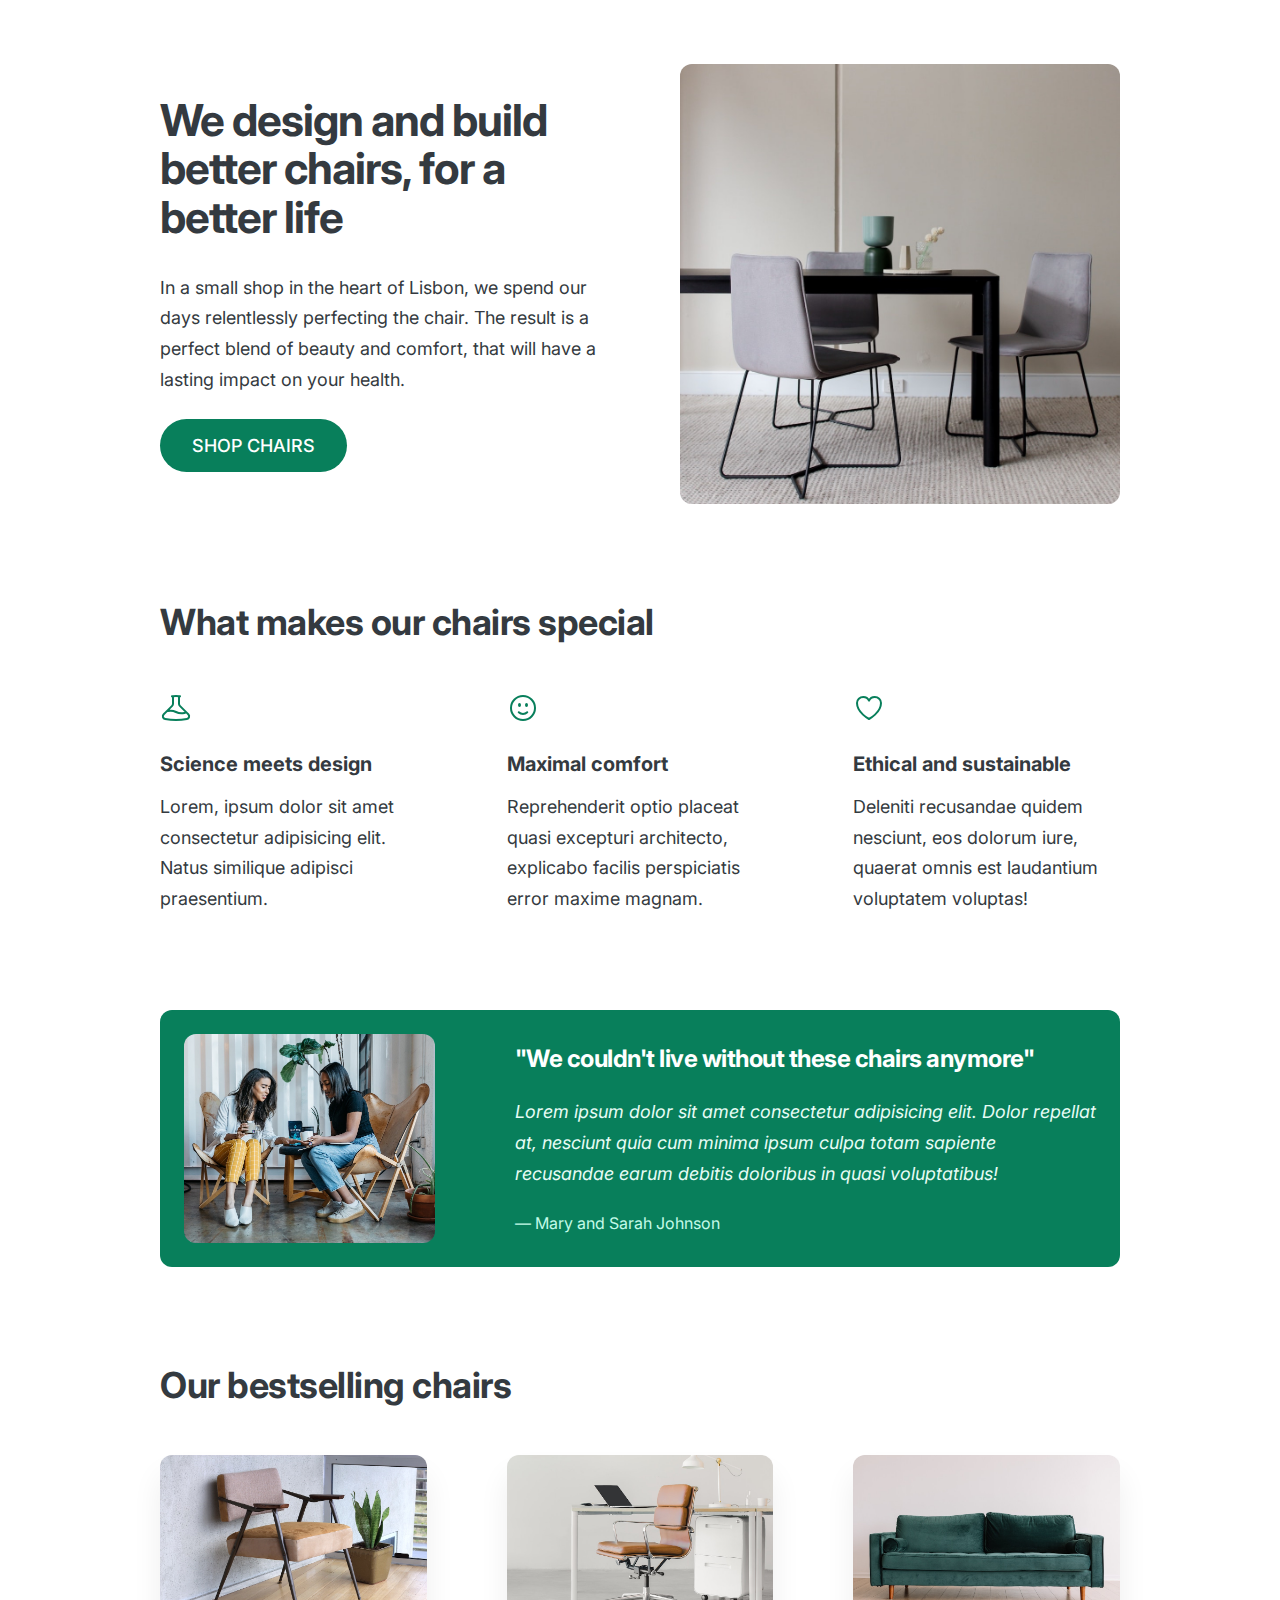
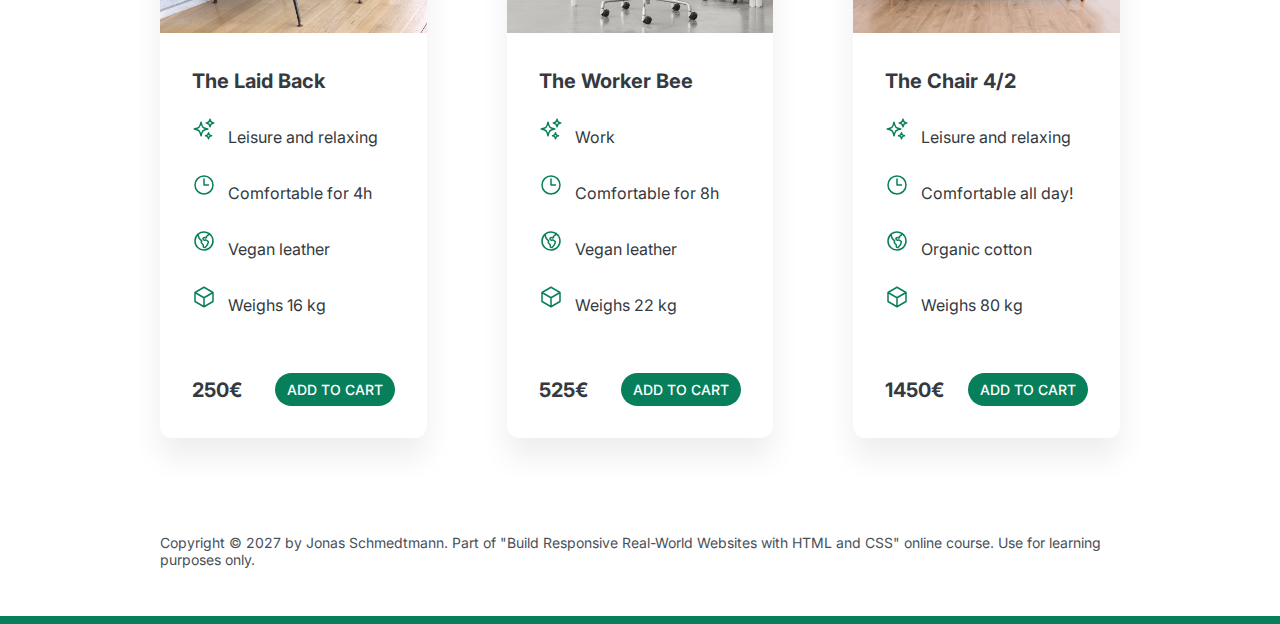
<file: index.html>
<!DOCTYPE html>
<html lang="en">
  <head>
    <meta charset="UTF-8" />
    <meta http-equiv="X-UA-Compatible" content="IE=edge" />
    <meta name="viewport" content="width=device-width, initial-scale=1.0" />

    <link rel="preconnect" href="https://fonts.googleapis.com" />
    <link rel="preconnect" href="https://fonts.gstatic.com" crossorigin />
    <link
      href="https://fonts.googleapis.com/css2?family=Inter:wght@400;500;600;700&family=Raleway:wght@700&family=Roboto:wght@400;500;700;900&display=swap"
      rel="stylesheet"
    />

    <link rel="stylesheet" href="style.css" />
    <title>Lisbon Chair Shop</title>
  </head>
  <body>
    <div class="container">
      <header>
        <div class="header-text-box">
          <h1>We design and build better chairs, for a better life</h1>
          <p class="header-text">
            In a small shop in the heart of Lisbon, we spend our days
            relentlessly perfecting the chair. The result is a perfect blend of
            beauty and comfort, that will have a lasting impact on your health.
          </p>
          <a class="btn btn--big" href="#">Shop chairs</a>
        </div>
        <img src="hero.jpg" alt="Photo" />
      </header>

      <section>
        <h2>What makes our chairs special</h2>
        <div class="grid-3-cols">
          <div>
            <svg
              xmlns="http://www.w3.org/2000/svg"
              fill="none"
              viewBox="0 0 24 24"
              stroke-width="1.5"
              stroke="currentColor"
              class="features-icon"
            >
              <path
                stroke-linecap="round"
                stroke-linejoin="round"
                d="M9.75 3.104v5.714a2.25 2.25 0 0 1-.659 1.591L5 14.5M9.75 3.104c-.251.023-.501.05-.75.082m.75-.082a24.301 24.301 0 0 1 4.5 0m0 0v5.714c0 .597.237 1.17.659 1.591L19.8 15.3M14.25 3.104c.251.023.501.05.75.082M19.8 15.3l-1.57.393A9.065 9.065 0 0 1 12 15a9.065 9.065 0 0 0-6.23-.693L5 14.5m14.8.8 1.402 1.402c1.232 1.232.65 3.318-1.067 3.611A48.309 48.309 0 0 1 12 21c-2.773 0-5.491-.235-8.135-.687-1.718-.293-2.3-2.379-1.067-3.61L5 14.5"
              />
            </svg>

            <p class="features-title"><strong>Science meets design</strong></p>
            <p class="features-text">
              Lorem, ipsum dolor sit amet consectetur adipisicing elit. Natus
              similique adipisci praesentium.
            </p>
          </div>

          <div>
            <svg
              xmlns="http://www.w3.org/2000/svg"
              fill="none"
              viewBox="0 0 24 24"
              stroke-width="1.5"
              stroke="currentColor"
              class="features-icon"
            >
              <path
                stroke-linecap="round"
                stroke-linejoin="round"
                d="M15.182 15.182a4.5 4.5 0 0 1-6.364 0M21 12a9 9 0 1 1-18 0 9 9 0 0 1 18 0ZM9.75 9.75c0 .414-.168.75-.375.75S9 10.164 9 9.75 9.168 9 9.375 9s.375.336.375.75Zm-.375 0h.008v.015h-.008V9.75Zm5.625 0c0 .414-.168.75-.375.75s-.375-.336-.375-.75.168-.75.375-.75.375.336.375.75Zm-.375 0h.008v.015h-.008V9.75Z"
              />
            </svg>

            <p class="features-title">
              <strong>Maximal comfort</strong>
            </p>
            <p class="features-text">
              Reprehenderit optio placeat quasi excepturi architecto, explicabo
              facilis perspiciatis error maxime magnam.
            </p>
          </div>

          <div>
            <svg
              xmlns="http://www.w3.org/2000/svg"
              fill="none"
              viewBox="0 0 24 24"
              stroke-width="1.5"
              stroke="currentColor"
              class="features-icon"
            >
              <path
                stroke-linecap="round"
                stroke-linejoin="round"
                d="M21 8.25c0-2.485-2.099-4.5-4.688-4.5-1.935 0-3.597 1.126-4.312 2.733-.715-1.607-2.377-2.733-4.313-2.733C5.1 3.75 3 5.765 3 8.25c0 7.22 9 12 9 12s9-4.78 9-12Z"
              />
            </svg>

            <p class="features-title">
              <strong>Ethical and sustainable</strong>
            </p>
            <p class="features-text">
              Deleniti recusandae quidem nesciunt, eos dolorum iure, quaerat
              omnis est laudantium voluptatem voluptas!
            </p>
          </div>
        </div>
      </section>

      <section class="testimonial-section">
        <div class="grid-3-cols">
          <img src="customers.jpg" alt="People sitting on chairs" />
          <div class="testimonial-box">
            <h2>"We couldn't live without these chairs anymore"</h2>
            <blockquote class="testimonial-text">
              Lorem ipsum dolor sit amet consectetur adipisicing elit. Dolor
              repellat at, nesciunt quia cum minima ipsum culpa totam sapiente
              recusandae earum debitis doloribus in quasi voluptatibus!
            </blockquote>
            <p class="testimonial-author">&mdash; Mary and Sarah Johnson</p>
          </div>
        </div>
      </section>

      <section>
        <h2>Our bestselling chairs</h2>
        <div class="grid-3-cols">
          <figure class="chair">
            <img src="chair-1.jpg" alt="Chair" />
            <div class="chair-box">
              <h3>The Laid Back</h3>
              <ul class="chair-details">
                <li>
                  <svg
                    xmlns="http://www.w3.org/2000/svg"
                    fill="none"
                    viewBox="0 0 24 24"
                    stroke-width="1.5"
                    stroke="currentColor"
                    class="chair-icon"
                  >
                    <path
                      stroke-linecap="round"
                      stroke-linejoin="round"
                      d="M9.813 15.904 9 18.75l-.813-2.846a4.5 4.5 0 0 0-3.09-3.09L2.25 12l2.846-.813a4.5 4.5 0 0 0 3.09-3.09L9 5.25l.813 2.846a4.5 4.5 0 0 0 3.09 3.09L15.75 12l-2.846.813a4.5 4.5 0 0 0-3.09 3.09ZM18.259 8.715 18 9.75l-.259-1.035a3.375 3.375 0 0 0-2.455-2.456L14.25 6l1.036-.259a3.375 3.375 0 0 0 2.455-2.456L18 2.25l.259 1.035a3.375 3.375 0 0 0 2.456 2.456L21.75 6l-1.035.259a3.375 3.375 0 0 0-2.456 2.456ZM16.894 20.567 16.5 21.75l-.394-1.183a2.25 2.25 0 0 0-1.423-1.423L13.5 18.75l1.183-.394a2.25 2.25 0 0 0 1.423-1.423l.394-1.183.394 1.183a2.25 2.25 0 0 0 1.423 1.423l1.183.394-1.183.394a2.25 2.25 0 0 0-1.423 1.423Z"
                    />
                  </svg>

                  <!-- Span is a generic INLINE text element, it doesn't have any meaning. It's like a div element, but inline -->
                 
                  </svg>
                  <span>Leisure and relaxing</span>
                </li>
                <li> <svg
                    xmlns="http://www.w3.org/2000/svg"
                    fill="none"
                    viewBox="0 0 24 24"
                    stroke-width="1.5"
                    stroke="currentColor"
                    class="chair-icon"
                  >
                    <path
                      stroke-linecap="round"
                      stroke-linejoin="round"
                      d="M12 6v6h4.5m4.5 0a9 9 0 1 1-18 0 9 9 0 0 1 18 0Z"
                    /></svg>
                  <span>Comfortable for 4h</span>
                </li>
                <li>
                  <svg
                    xmlns="http://www.w3.org/2000/svg"
                    fill="none"
                    viewBox="0 0 24 24"
                    stroke-width="1.5"
                    stroke="currentColor"
                    class="chair-icon"
                  >
                    <path
                      stroke-linecap="round"
                      stroke-linejoin="round"
                      d="m6.115 5.19.319 1.913A6 6 0 0 0 8.11 10.36L9.75 12l-.387.775c-.217.433-.132.956.21 1.298l1.348 1.348c.21.21.329.497.329.795v1.089c0 .426.24.815.622 1.006l.153.076c.433.217.956.132 1.298-.21l.723-.723a8.7 8.7 0 0 0 2.288-4.042 1.087 1.087 0 0 0-.358-1.099l-1.33-1.108c-.251-.21-.582-.299-.905-.245l-1.17.195a1.125 1.125 0 0 1-.98-.314l-.295-.295a1.125 1.125 0 0 1 0-1.591l.13-.132a1.125 1.125 0 0 1 1.3-.21l.603.302a.809.809 0 0 0 1.086-1.086L14.25 7.5l1.256-.837a4.5 4.5 0 0 0 1.528-1.732l.146-.292M6.115 5.19A9 9 0 1 0 17.18 4.64M6.115 5.19A8.965 8.965 0 0 1 12 3c1.929 0 3.716.607 5.18 1.64"
                    />
                  </svg>
                  <span>Vegan leather</span>
                </li>
                <li>
                  <svg
                    xmlns="http://www.w3.org/2000/svg"
                    fill="none"
                    viewBox="0 0 24 24"
                    stroke-width="1.5"
                    stroke="currentColor"
                    class="chair-icon"
                  >
                    <path
                      stroke-linecap="round"
                      stroke-linejoin="round"
                      d="m21 7.5-9-5.25L3 7.5m18 0-9 5.25m9-5.25v9l-9 5.25M3 7.5l9 5.25M3 7.5v9l9 5.25m0-9v9"
                    />
                  </svg>

                  <span>Weighs 16 kg</span>
                </li>
              </ul>
              <div class="chair-price">
                <strong>250€</strong>
                <a href="#" class="btn btn--small">Add to cart</a>
              </div>
            </div>
          </figure>

          <figure class="chair">
            <img src="chair-2.jpg" alt="Chair" />
            <div class="chair-box">
              <h3>The Worker Bee</h3>
              <ul class="chair-details">
                <li><svg
                    xmlns="http://www.w3.org/2000/svg"
                    fill="none"
                    viewBox="0 0 24 24"
                    stroke-width="1.5"
                    stroke="currentColor"
                    class="chair-icon"
                  >
                    <path
                      stroke-linecap="round"
                      stroke-linejoin="round"
                      d="M9.813 15.904 9 18.75l-.813-2.846a4.5 4.5 0 0 0-3.09-3.09L2.25 12l2.846-.813a4.5 4.5 0 0 0 3.09-3.09L9 5.25l.813 2.846a4.5 4.5 0 0 0 3.09 3.09L15.75 12l-2.846.813a4.5 4.5 0 0 0-3.09 3.09ZM18.259 8.715 18 9.75l-.259-1.035a3.375 3.375 0 0 0-2.455-2.456L14.25 6l1.036-.259a3.375 3.375 0 0 0 2.455-2.456L18 2.25l.259 1.035a3.375 3.375 0 0 0 2.456 2.456L21.75 6l-1.035.259a3.375 3.375 0 0 0-2.456 2.456ZM16.894 20.567 16.5 21.75l-.394-1.183a2.25 2.25 0 0 0-1.423-1.423L13.5 18.75l1.183-.394a2.25 2.25 0 0 0 1.423-1.423l.394-1.183.394 1.183a2.25 2.25 0 0 0 1.423 1.423l1.183.394-1.183.394a2.25 2.25 0 0 0-1.423 1.423Z"
                    />
                  </svg>
                  <span>Work</span>
                </li>
                <li><svg
                    xmlns="http://www.w3.org/2000/svg"
                    fill="none"
                    viewBox="0 0 24 24"
                    stroke-width="1.5"
                    stroke="currentColor"
                    class="chair-icon"
                  >
                    <path
                      stroke-linecap="round"
                      stroke-linejoin="round"
                      d="M12 6v6h4.5m4.5 0a9 9 0 1 1-18 0 9 9 0 0 1 18 0Z"
                    /></svg>
                  <span>Comfortable for 8h</span>
                </li>
                <li><svg
                    xmlns="http://www.w3.org/2000/svg"
                    fill="none"
                    viewBox="0 0 24 24"
                    stroke-width="1.5"
                    stroke="currentColor"
                    class="chair-icon"
                  >
                    <path
                      stroke-linecap="round"
                      stroke-linejoin="round"
                      d="m6.115 5.19.319 1.913A6 6 0 0 0 8.11 10.36L9.75 12l-.387.775c-.217.433-.132.956.21 1.298l1.348 1.348c.21.21.329.497.329.795v1.089c0 .426.24.815.622 1.006l.153.076c.433.217.956.132 1.298-.21l.723-.723a8.7 8.7 0 0 0 2.288-4.042 1.087 1.087 0 0 0-.358-1.099l-1.33-1.108c-.251-.21-.582-.299-.905-.245l-1.17.195a1.125 1.125 0 0 1-.98-.314l-.295-.295a1.125 1.125 0 0 1 0-1.591l.13-.132a1.125 1.125 0 0 1 1.3-.21l.603.302a.809.809 0 0 0 1.086-1.086L14.25 7.5l1.256-.837a4.5 4.5 0 0 0 1.528-1.732l.146-.292M6.115 5.19A9 9 0 1 0 17.18 4.64M6.115 5.19A8.965 8.965 0 0 1 12 3c1.929 0 3.716.607 5.18 1.64"
                    />
                  </svg>
                  <span>Vegan leather</span>
                </li>
                <li><svg
                    xmlns="http://www.w3.org/2000/svg"
                    fill="none"
                    viewBox="0 0 24 24"
                    stroke-width="1.5"
                    stroke="currentColor"
                    class="chair-icon"
                  >
                    <path
                      stroke-linecap="round"
                      stroke-linejoin="round"
                      d="m21 7.5-9-5.25L3 7.5m18 0-9 5.25m9-5.25v9l-9 5.25M3 7.5l9 5.25M3 7.5v9l9 5.25m0-9v9"
                    />
                  </svg>
                  <span>Weighs 22 kg</span>
                </li>
              </ul>
              <div class="chair-price">
                <strong>525€</strong>
                <a href="#" class="btn btn--small">Add to cart</a>
              </div>
            </div>
          </figure>

          <figure class="chair">
            <img src="chair-3.jpg" alt="Chair" />
            <div class="chair-box">
              <h3>The Chair 4/2</h3>
              <ul class="chair-details">
                <li><svg
                    xmlns="http://www.w3.org/2000/svg"
                    fill="none"
                    viewBox="0 0 24 24"
                    stroke-width="1.5"
                    stroke="currentColor"
                    class="chair-icon"
                  >
                    <path
                      stroke-linecap="round"
                      stroke-linejoin="round"
                      d="M9.813 15.904 9 18.75l-.813-2.846a4.5 4.5 0 0 0-3.09-3.09L2.25 12l2.846-.813a4.5 4.5 0 0 0 3.09-3.09L9 5.25l.813 2.846a4.5 4.5 0 0 0 3.09 3.09L15.75 12l-2.846.813a4.5 4.5 0 0 0-3.09 3.09ZM18.259 8.715 18 9.75l-.259-1.035a3.375 3.375 0 0 0-2.455-2.456L14.25 6l1.036-.259a3.375 3.375 0 0 0 2.455-2.456L18 2.25l.259 1.035a3.375 3.375 0 0 0 2.456 2.456L21.75 6l-1.035.259a3.375 3.375 0 0 0-2.456 2.456ZM16.894 20.567 16.5 21.75l-.394-1.183a2.25 2.25 0 0 0-1.423-1.423L13.5 18.75l1.183-.394a2.25 2.25 0 0 0 1.423-1.423l.394-1.183.394 1.183a2.25 2.25 0 0 0 1.423 1.423l1.183.394-1.183.394a2.25 2.25 0 0 0-1.423 1.423Z"
                    />
                  </svg>
                  <span>Leisure and relaxing</span>
                </li>
                <li><svg
                    xmlns="http://www.w3.org/2000/svg"
                    fill="none"
                    viewBox="0 0 24 24"
                    stroke-width="1.5"
                    stroke="currentColor"
                    class="chair-icon"
                  >
                    <path
                      stroke-linecap="round"
                      stroke-linejoin="round"
                      d="M12 6v6h4.5m4.5 0a9 9 0 1 1-18 0 9 9 0 0 1 18 0Z"
                    /></svg>
                  <span>Comfortable all day!</span>
                </li>
                <li><svg
                    xmlns="http://www.w3.org/2000/svg"
                    fill="none"
                    viewBox="0 0 24 24"
                    stroke-width="1.5"
                    stroke="currentColor"
                    class="chair-icon"
                  >
                    <path
                      stroke-linecap="round"
                      stroke-linejoin="round"
                      d="m6.115 5.19.319 1.913A6 6 0 0 0 8.11 10.36L9.75 12l-.387.775c-.217.433-.132.956.21 1.298l1.348 1.348c.21.21.329.497.329.795v1.089c0 .426.24.815.622 1.006l.153.076c.433.217.956.132 1.298-.21l.723-.723a8.7 8.7 0 0 0 2.288-4.042 1.087 1.087 0 0 0-.358-1.099l-1.33-1.108c-.251-.21-.582-.299-.905-.245l-1.17.195a1.125 1.125 0 0 1-.98-.314l-.295-.295a1.125 1.125 0 0 1 0-1.591l.13-.132a1.125 1.125 0 0 1 1.3-.21l.603.302a.809.809 0 0 0 1.086-1.086L14.25 7.5l1.256-.837a4.5 4.5 0 0 0 1.528-1.732l.146-.292M6.115 5.19A9 9 0 1 0 17.18 4.64M6.115 5.19A8.965 8.965 0 0 1 12 3c1.929 0 3.716.607 5.18 1.64"
                    />
                  </svg>
                  <span>Organic cotton</span>
                </li>
                <li><svg
                    xmlns="http://www.w3.org/2000/svg"
                    fill="none"
                    viewBox="0 0 24 24"
                    stroke-width="1.5"
                    stroke="currentColor"
                    class="chair-icon"
                  >
                    <path
                      stroke-linecap="round"
                      stroke-linejoin="round"
                      d="m21 7.5-9-5.25L3 7.5m18 0-9 5.25m9-5.25v9l-9 5.25M3 7.5l9 5.25M3 7.5v9l9 5.25m0-9v9"
                    />
                  </svg>
                  <span>Weighs 80 kg</span>
                </li>
              </ul>
              <div class="chair-price">
                <strong>1450€</strong>
                <a href="#" class="btn btn--small">Add to cart</a>
              </div>
            </div>
          </figure>
        </div>
      </section>

      <footer>
        Copyright &copy; 2027 by Jonas Schmedtmann. Part of "Build Responsive
        Real-World Websites with HTML and CSS" online course. Use for learning
        purposes only.
      </footer>
    </div>
  </body>
</html>
</file>
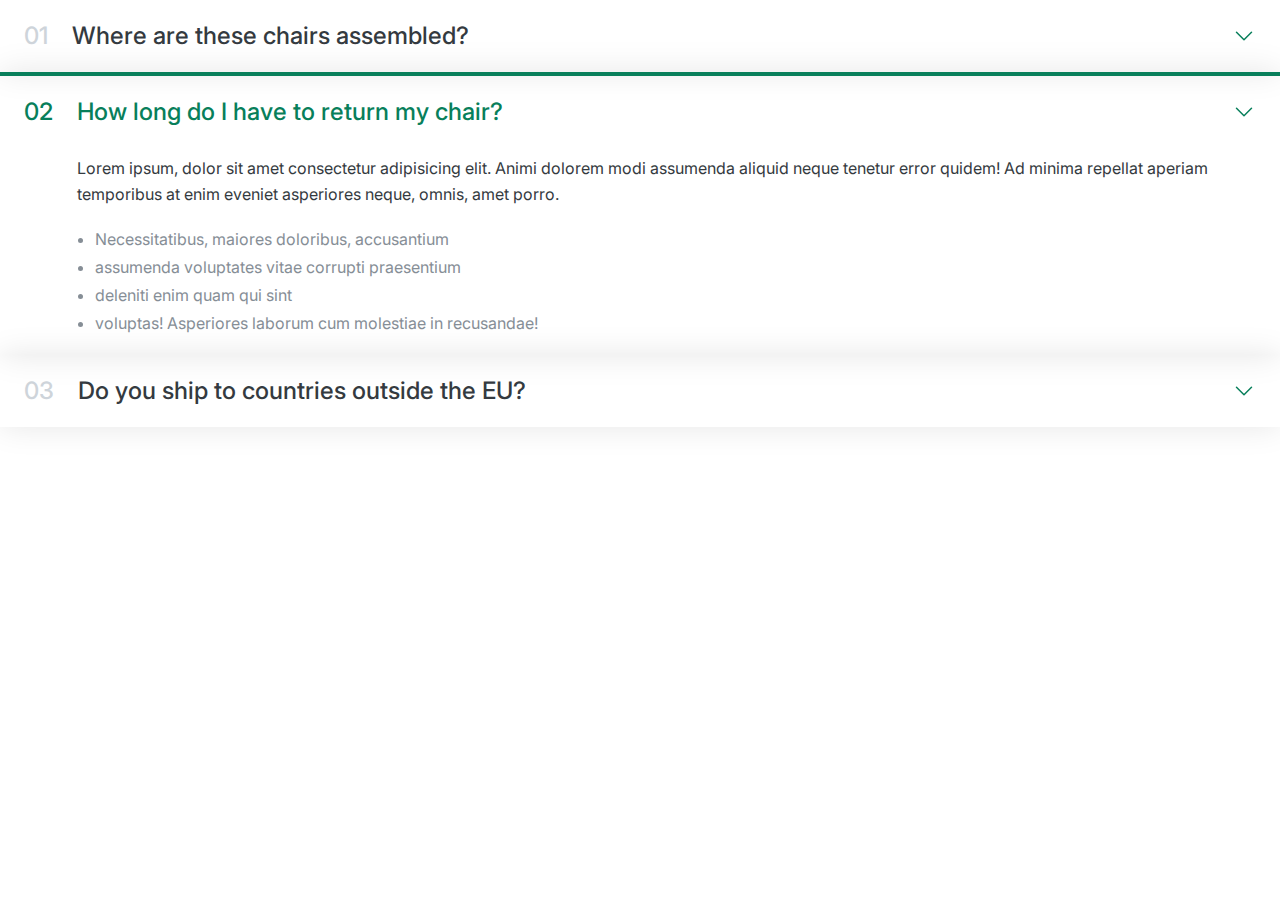
<file: 01-acordion.html>
<!DOCTYPE html>
<html lang="en">
  <head>
    <meta charset="UTF-8" />
    <meta name="viewport" content="width=device-width, initial-scale=1.0" />
    <title>Accordion Component</title>
    <link
      href="https://fonts.googleapis.com/css2?family=Inter:wght@400;500;600;700&family=Raleway:wght@700&family=Roboto:wght@400;500;700;900&display=swap"
      rel="stylesheet"
    />

    <link rel="stylesheet" href="01-accordion-style.css" />
  </head>
  <body>
    <div class="item">
      <p class="number">01</p>
      <p class="text">Where are these chairs assembled?</p>
      <svg
        xmlns="http://www.w3.org/2000/svg"
        fill="none"
        viewBox="0 0 24 24"
        stroke-width="1.5"
        stroke="currentColor"
        class="icon"
      >
        <path
          stroke-linecap="round"
          stroke-linejoin="round"
          d="m19.5 8.25-7.5 7.5-7.5-7.5"
        />
      </svg>
      <div class="hidden-box">
        <p>
          Lorem ipsum, dolor sit amet consectetur adipisicing elit. Animi
          dolorem modi assumenda aliquid neque tenetur error quidem! Ad minima
          repellat aperiam temporibus at enim eveniet asperiores neque, omnis,
          amet porro.
        </p>
        <ul>
          <li>Necessitatibus, maiores doloribus, accusantium</li>
          <li>assumenda voluptates vitae corrupti praesentium</li>

          <li>deleniti enim quam qui sint</li>
          <li>voluptas! Asperiores laborum cum molestiae in recusandae!</li>
        </ul>
      </div>
    </div>

    <div class="item open">
      <p class="number">02</p>
      <p class="text">How long do I have to return my chair?</p>
      <svg
        xmlns="http://www.w3.org/2000/svg"
        fill="none"
        viewBox="0 0 24 24"
        stroke-width="1.5"
        stroke="currentColor"
        class="icon"
      >
        <path
          stroke-linecap="round"
          stroke-linejoin="round"
          d="m19.5 8.25-7.5 7.5-7.5-7.5"
        />
      </svg>
      <div class="hidden-box">
        <p>
          Lorem ipsum, dolor sit amet consectetur adipisicing elit. Animi
          dolorem modi assumenda aliquid neque tenetur error quidem! Ad minima
          repellat aperiam temporibus at enim eveniet asperiores neque, omnis,
          amet porro.
        </p>
        <ul>
          <li>Necessitatibus, maiores doloribus, accusantium</li>
          <li>assumenda voluptates vitae corrupti praesentium</li>

          <li>deleniti enim quam qui sint</li>
          <li>voluptas! Asperiores laborum cum molestiae in recusandae!</li>
        </ul>
      </div>
    </div>

    <div class="item">
      <p class="number">03</p>
      <p class="text">Do you ship to countries outside the EU?</p>
      <svg
        xmlns="http://www.w3.org/2000/svg"
        fill="none"
        viewBox="0 0 24 24"
        stroke-width="1.5"
        stroke="currentColor"
        class="icon"
      >
        <path
          stroke-linecap="round"
          stroke-linejoin="round"
          d="m19.5 8.25-7.5 7.5-7.5-7.5"
        />
      </svg>
      <div class="hidden-box">
        <p>
          Lorem ipsum, dolor sit amet consectetur adipisicing elit. Animi
          dolorem modi assumenda aliquid neque tenetur error quidem! Ad minima
          repellat aperiam temporibus at enim eveniet asperiores neque, omnis,
          amet porro.
        </p>
        <ul>
          <li>Necessitatibus, maiores doloribus, accusantium</li>
          <li>assumenda voluptates vitae corrupti praesentium</li>

          <li>deleniti enim quam qui sint</li>
          <li>voluptas! Asperiores laborum cum molestiae in recusandae!</li>
        </ul>
      </div>
    </div>
  </body>
</html>
</file>
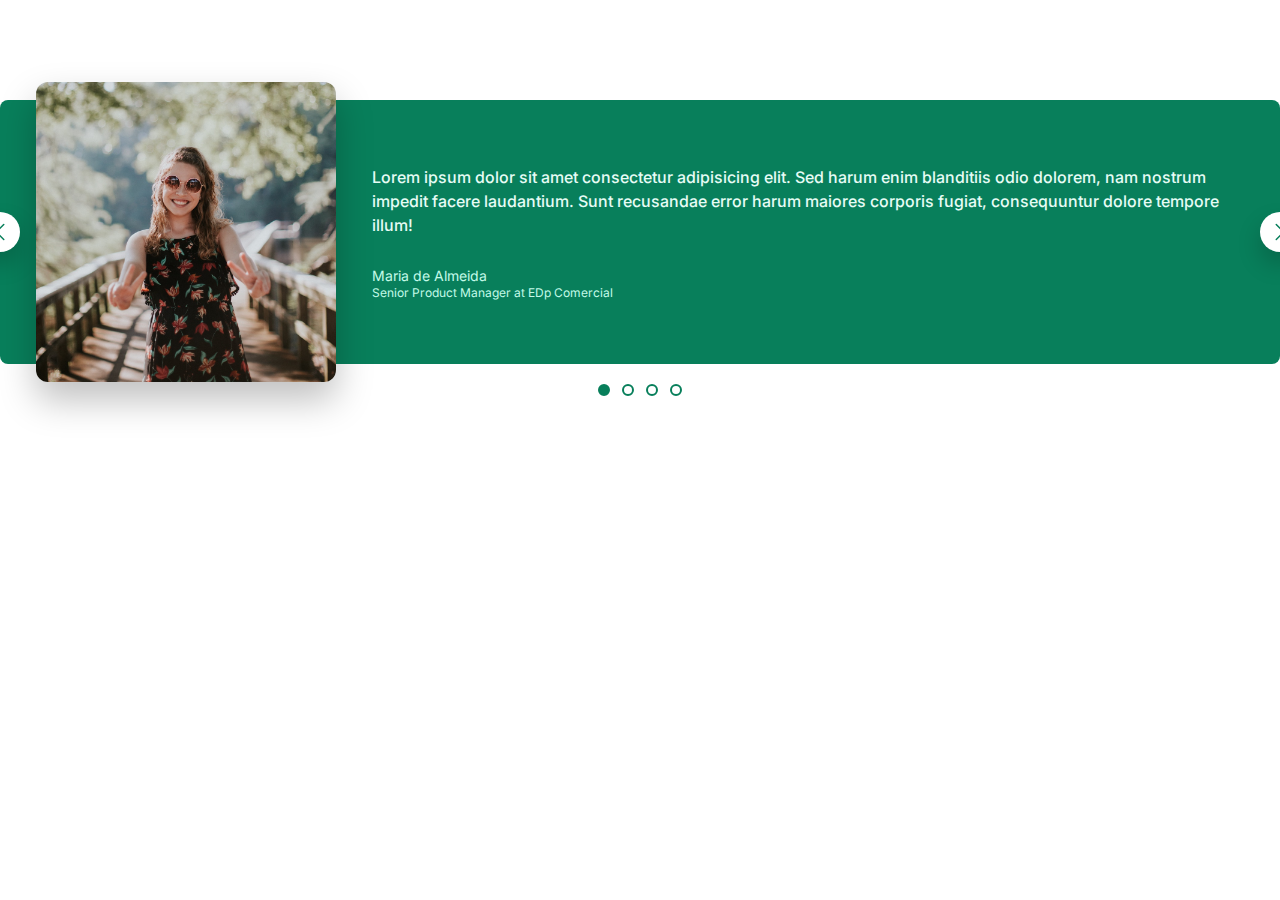
<file: 02-carousel.html>
<!DOCTYPE html>
<html lang="en">
  <head>
    <meta charset="UTF-8" />
    <meta name="viewport" content="width=device-width, initial-scale=1.0" />
    <title>Carousel Component</title>
    <link
      href="https://fonts.googleapis.com/css2?family=Inter:wght@400;500;600;700&family=Raleway:wght@700&family=Roboto:wght@400;500;700;900&display=swap"
      rel="stylesheet"
    />

    <link rel="stylesheet" href="02-carousel-style.css" />
  </head>
  <body>
    <div class="carousel">
      <img src="maria.jpg" alt="Maria de Almeida" />
      <blockquote class="testimonial">
        <p class="testimonial-text">
          Lorem ipsum dolor sit amet consectetur adipisicing elit. Sed harum
          enim blanditiis odio dolorem, nam nostrum impedit facere laudantium.
          Sunt recusandae error harum maiores corporis fugiat, consequuntur
          dolore tempore illum!
        </p>
        <p class="testimonial-author">Maria de Almeida</p>
        <p class="testimonial-job">Senior Product Manager at EDp Comercial</p>
      </blockquote>
      <button class="btn btn--left">
        <svg
          xmlns="http://www.w3.org/2000/svg"
          fill="none"
          viewBox="0 0 24 24"
          stroke-width="1.5"
          stroke="currentColor"
          class="btn-icon"
        >
          <path
            stroke-linecap="round"
            stroke-linejoin="round"
            d="M15.75 19.5 8.25 12l7.5-7.5"
          />
        </svg>
      </button>
      <button class="btn btn--right">
        <svg
          xmlns="http://www.w3.org/2000/svg"
          fill="none"
          viewBox="0 0 24 24"
          stroke-width="1.5"
          stroke="currentColor"
          class="btn-icon"
        >
          <path
            stroke-linecap="round"
            stroke-linejoin="round"
            d="m8.25 4.5 7.5 7.5-7.5 7.5"
          />
        </svg>
      </button>
      <div class="dots">
        <button class="dot dot--fill">&nbsp;</button>
        <button class="dot">&nbsp;</button>
        <button class="dot">&nbsp;</button>
        <button class="dot">&nbsp;</button>
      </div>
    </div>
  </body>
</html>
</file>
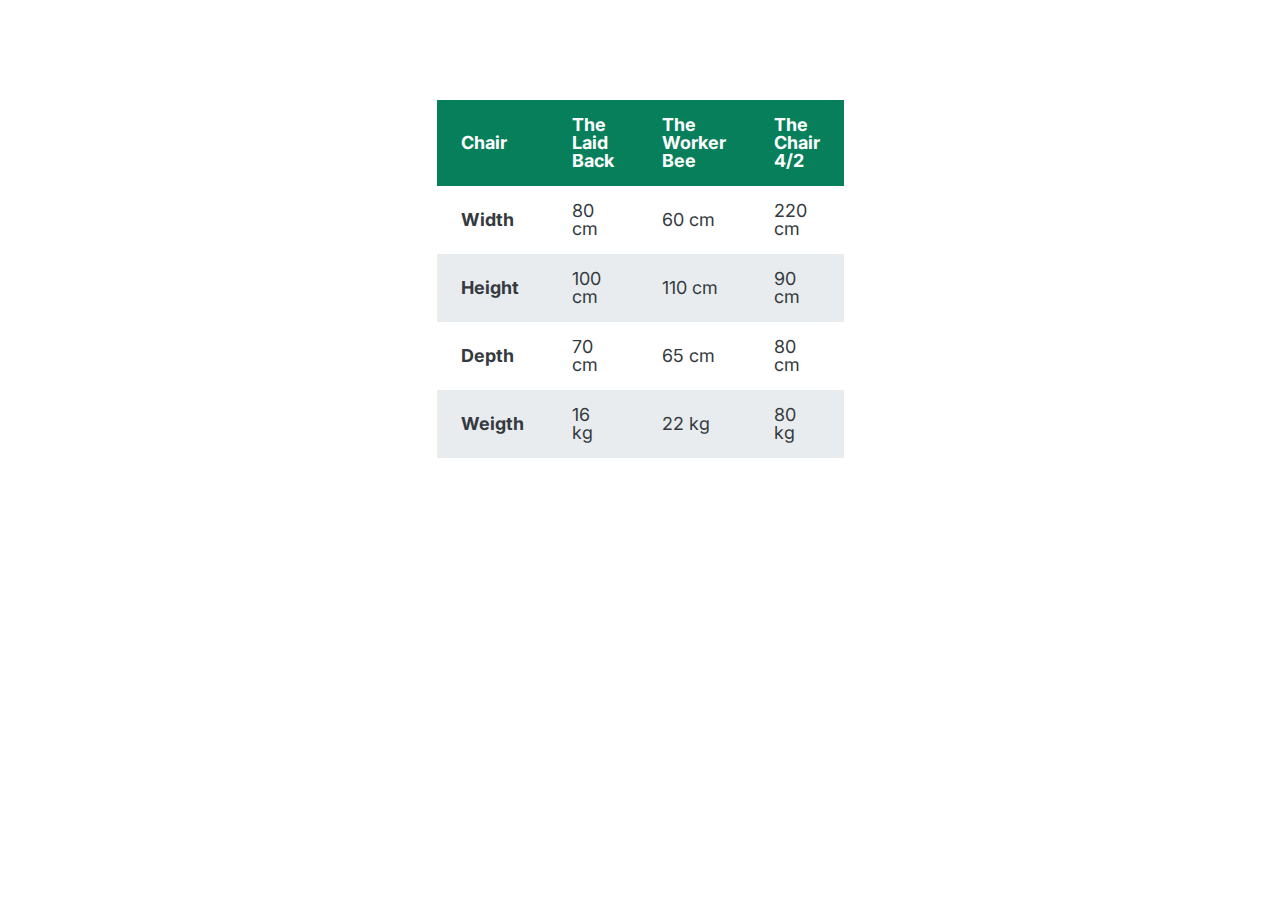
<file: 03-table.html>
<!DOCTYPE html>
<html lang="en">
  <head>
    <meta charset="UTF-8" />
    <meta name="viewport" content="width=device-width, initial-scale=1.0" />
    <title>Table Component</title>
    <link
      href="https://fonts.googleapis.com/css2?family=Inter:wght@400;500;600;700&family=Raleway:wght@700&family=Roboto:wght@400;500;700;900&display=swap"
      rel="stylesheet"
    />

    <link rel="stylesheet" href="03-table-style.css" />
  </head>
  <body>
    <table>
      <thead>
        <tr>
          <th>Chair</th>
          <th>The Laid Back</th>
          <th>The Worker Bee</th>
          <th>The Chair 4/2</th>
        </tr>
      </thead>

      <tbody>
        <tr>
          <th>Width</th>
          <td>80 cm</td>
          <td>60 cm</td>
          <td>220 cm</td>
        </tr>
        <tr>
          <th>Height</th>
          <td>100 cm</td>
          <td>110 cm</td>
          <td>90 cm</td>
        </tr>
        <tr>
          <th>Depth</th>
          <td>70 cm</td>
          <td>65 cm</td>
          <td>80 cm</td>
        </tr>
        <tr>
          <th>Weigth</th>
          <td>16 kg</td>
          <td>22 kg</td>
          <td>80 kg</td>
        </tr>
      </tbody>
    </table>
  </body>
</html>
</file>
<file: style.css>
/*
SPACING SYSTEM (px)
2 / 4 / 8 / 12 / 16 / 24 / 32 / 48 / 64 / 80 / 96 / 128

FONT SIZE SYSTEM (px)
10 / 12 / 14 / 16 / 18 / 20 / 24 / 30 / 36 / 44 / 52 / 62 / 74 / 86 / 98
*/
/* MAIN COLOR : #087F5B 
GREY COLOR: #343A40
*/


* {
  margin: 0;
  padding: 0;
  box-sizing: border-box; 
}

/* ------------------------ */
/* GENERAL STYLES */
/* ------------------------ */
body {
  font-family: "Inter", sans-serif;
  color: #343A40;
  border-bottom: 8px solid #087F5B;
}

.container {
  width: 960px;
  margin: 0 auto;
}

header,
section {
  margin-bottom: 96px;
}

h2 {
  margin-bottom: 48px;
  font-size: 36px;
  letter-spacing: -0.5px;
}

.grid-3-cols {
  display: grid;
  grid-template-columns: repeat(3, 1fr);
  column-gap: 80px;
}

.btn:link, 
.btn:visited {
  background-color: #087F5B;
  color:#fff;
  text-decoration: none;
  text-transform: uppercase;
  font-weight: 500;

  display: inline-block;
  border-radius: 100px;

}
.btn:hover,
.btn:active {
  background-color: #099268;
}
.btn--big {
  font-size: 18px;
  padding: 16px 32px;

}
.btn--small {
  font-size: 14px;
  padding: 8px 12px;
}
img{
  border-radius: 12px;
}
/* ------------------------ */
/* COMPONENT STYLES */
/* ------------------------ */

/* HEADER */
header {
  display: grid;
  grid-template-columns: repeat(2, 1fr);
  column-gap: 80px;
  margin-top: 64px;
}

.header-text-box {
  align-self: center;
}

h1 {
  margin-bottom: 32px;
  font-size: 44px;
  line-height: 1.1;
  letter-spacing: -1px;
  /* text-shadow: 0 5px 5px  rgba(0, 0, 0, 0.2); */
}

.header-text {
  margin-bottom: 24px;
  font-size: 18px;
  line-height: 1.7;
}

img {
  width: 100%;
}

/* FEATURES */
.features-icon {
  stroke: #087f5b;
  width: 32px;
  height: 32px;
  margin-bottom: 24px;

}

.features-title {
  margin-bottom: 16px;
  font-size: 20px;

}

.features-text {
  font-size: 18px;
  line-height: 1.7;
}

/* TESTIMONIAL */
.testimonial-section {
  background-color: #087F5B;
  color:#fff;
  padding: 24px;
  border-radius: 12px;
}

.testimonial-box {
  grid-column: 2 / -1;
  align-self: center;
}

.testimonial-box h2 {
  margin-bottom: 24px;
  font-size: 24px;
}

.testimonial-text {
  font-style: italic;
  margin-bottom: 24px;
  font-size: 18px;
  line-height: 1.7;
  color:#e6fcf5;
}
.testimonial-author{
  color: #c3fae8;
}

/* CHAIRS */
.chair{
    box-shadow: 0 20px 30px 0 rgba(0, 0, 0, 0.07);
    border-radius: 12px;
}

.chair img{
  border-bottom-left-radius: 0;
  border-bottom-right-radius: 0;
}
.chair-box {
  padding: 32px;

}

h3 {
  margin-bottom: 24px;
  font-size: 20px;
}

.chair-details {
  list-style: none;
  margin-bottom: 48px;

}

.chair-details li {
  display: flex;
  align-items: center;
  gap: 12px;
  margin-bottom: 16px;
}

.chair-details li:last-child {
  margin-bottom: 0;
}

.chair-icon {
  stroke: #087F5B;
    width: 24px;
      height: 24px;
      margin-bottom: 16px;

}

.chair-price {
  display: flex;
  justify-content: space-between;
  align-items: center;
  font-size: 20px;
}

footer {
  margin-bottom: 48px;
  font-size: 14px;
  color:#495057;
}
</file>
<file: 01-accordion-style.css>
/*
SPACING SYSTEM (px)
2 / 4 / 8 / 12 / 16 / 24 / 32 / 48 / 64 / 80 / 96 / 128

FONT SIZE SYSTEM (px)
10 / 12 / 14 / 16 / 18 / 20 / 24 / 30 / 36 / 44 / 52 / 62 / 74 / 86 / 98
*/
/* MAIN COLOR : #087F5B 
GREY COLOR: #343A40
*/


* {
    margin: 0;
    padding: 0;
    box-sizing: border-box;
}

/* ------------------------ */
/* GENERAL STYLES */
/* ------------------------ */
body {
    font-family: "Inter", sans-serif;
    color: #343A40;
    line-height: 1;

}
.accordion{
    width: 700px;
    margin: 100px auto;

    display: flex;
    flex-direction: column;
    gap: 24px;    
}


.item{
box-shadow: 0 0 32px rgba(0, 0, 0, 0.1);
padding: 24px;

display: grid;
grid-template-columns: auto 1fr auto;
column-gap: 24px;
row-gap: 32px;
align-items: center;
} 


.number,
 .text{
    font-size: 24px;
    font-weight: 500;
    /* color: #087F5B; */

} 

.number{
    color:#ced4da;
}

 .icon{
width: 24px;
height: 24px;
stroke: #087F5B ;

 } 

.hidden-box  {
grid-column: 2;
display: none;



}
 .hidden-box p {
    line-height: 1.6;
    margin-bottom: 24px;


 }

 .hidden-box ul {
color:#868e96;
margin-left: 18px;

display: flex;
flex-direction: column;
gap: 12px;
 }

 .open{
    border-top: 4px solid #087F5B;
    
 }
 
 .open .hidden-box{
    display: block;
 }

 .open .number,
  .open .text{
    color: #087F5B;

 }
</file>
<file: 02-carousel-style.css>
/*
SPACING SYSTEM (px)
2 / 4 / 8 / 12 / 16 / 24 / 32 / 48 / 64 / 80 / 96 / 128

FONT SIZE SYSTEM (px)
10 / 12 / 14 / 16 / 18 / 20 / 24 / 30 / 36 / 44 / 52 / 62 / 74 / 86 / 98
*/
/* MAIN COLOR : #087F5B 
GREY COLOR: #343A40
*/


* {
    margin: 0;
    padding: 0;
    box-sizing: border-box;
}

body {
    font-family: "Inter", sans-serif;
    color: #343A40;
    line-height: 1;

}
.carousel{
    background-color: #087f5b;
    margin: 100px auto;
    border-radius: 8px;
    padding:32px 48px 32px 86px ;
border-radius: 8px;
position: relative;
    
    display: flex;
    align-items: center;
    gap: 86px;
}


img{
    height: 200px;
border-radius: 8px;
transform: scale(1.5);
box-shadow: 0 12px 24px rgba(0, 0, 0, 0.25);
}



.testimonial-text{
font: size 18px;
font-weight: 500;
line-height: 1.5;
margin-bottom: 32px;
color:#e6fcf5;
} 

.testimonial-author{
    font-size: 14px;
    margin-bottom: 4px;
    color: #c3fae8;


}

 .testimonial-job{
font-size: 12px;
color: #c3fae8;
}

.btn{
    background-color: #fff;
    border:none;
    height:40px;
    width: 40px;
    border-radius: 50%;
    position: absolute;
    box-shadow: 0 12px 24px rgba(0, 0, 0, 0.2);
cursor:pointer;

    
    display: flex;
    align-items: center;
    justify-content: center;


}

.btn--left{
left:0;
top:50%;
/* in rel with the element itself */
transform: translate(-50%, -50%);
}

.btn--right {
right:0;
top: 50%;
    transform: translate(50%, -50%);
}

.btn-icon{
    height: 24px;
    width: 24px;
    stroke: #087f5b;


}

.dots{
position: absolute;
left: 50%;
bottom: 0;
transform: translate(-50%, 32px);

display: flex ;
gap:12px

}
.dot{
height: 12px;
width: 12px;
background-color: #fff;
border: 2px solid #087F5B;
border-radius: 50%;
cursor: pointer;

}

.dot--fill{
    background-color: #087F5B;
}
</file>
<file: 03-table-style.css>
/*
SPACING SYSTEM (px)
2 / 4 / 8 / 12 / 16 / 24 / 32 / 48 / 64 / 80 / 96 / 128

FONT SIZE SYSTEM (px)
10 / 12 / 14 / 16 / 18 / 20 / 24 / 30 / 36 / 44 / 52 / 62 / 74 / 86 / 98
*/
/* MAIN COLOR : #087F5B 
GREY COLOR: #343A40
*/


* {
    margin: 0;
    padding: 0;
    box-sizing: border-box;
}

body {
    font-family: "Inter", sans-serif;
    color: #343A40;
    line-height: 1;
display: flex;
justify-content: center;
}

table {
    width: 80px;
    margin-top: 100px;
    font-size: 18px;
    /* HOW TO ADD BORDER IF NEEDED */
    /* border: 1px solid #343a40; */
border-collapse: collapse;
}

th, td{
        /* HOW TO ADD BORDER IF NEEDED */
    /* border: 1px solid #343A40; */
padding: 16px 24px;
text-align: left;

}
thead tr {
    background-color: #087f5b;
    color: #fff;

}
thead th{
width: 25%;

}
/* HOW TO ADD ZEEBRA STRIKES */
tbody tr:nth-child(odd) {
background: color #f8f9fa;
}

tbody tr:nth-child(even) {
    background-color: #e9ecef;
}
</file>
